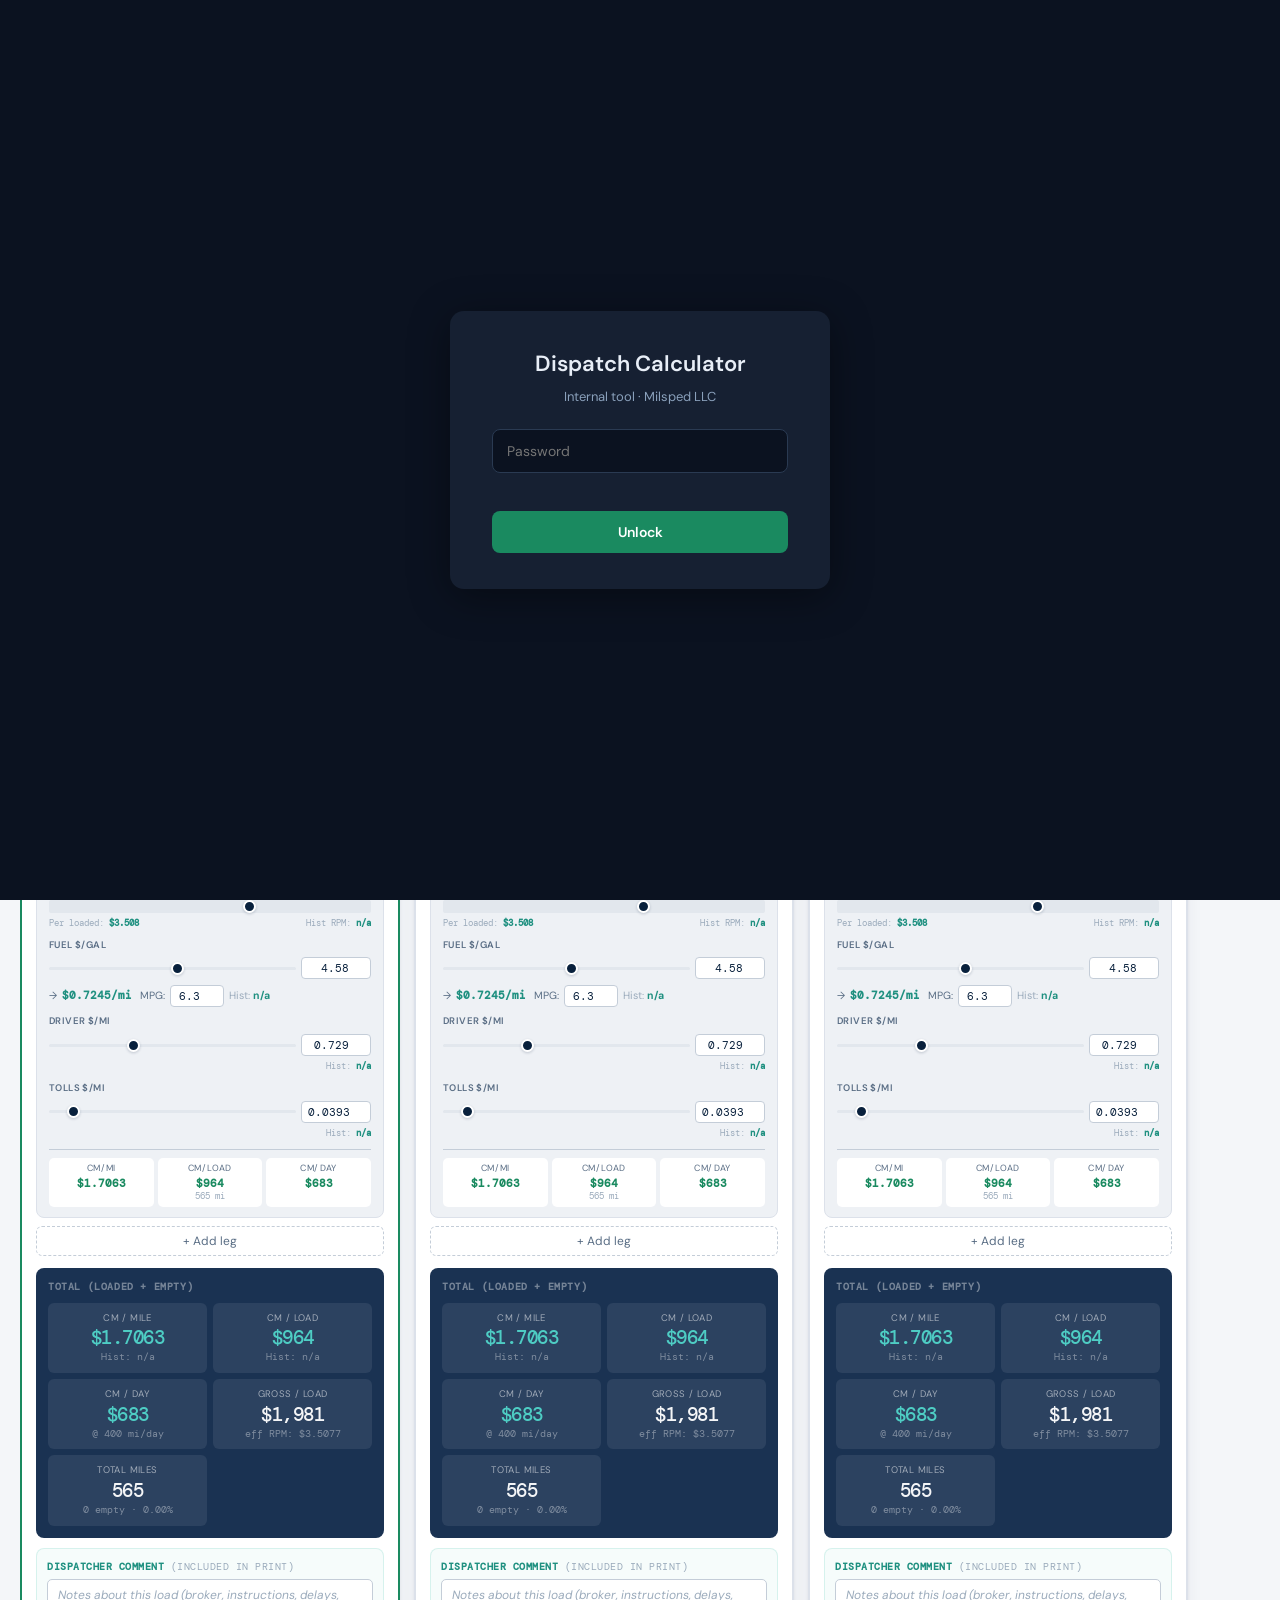
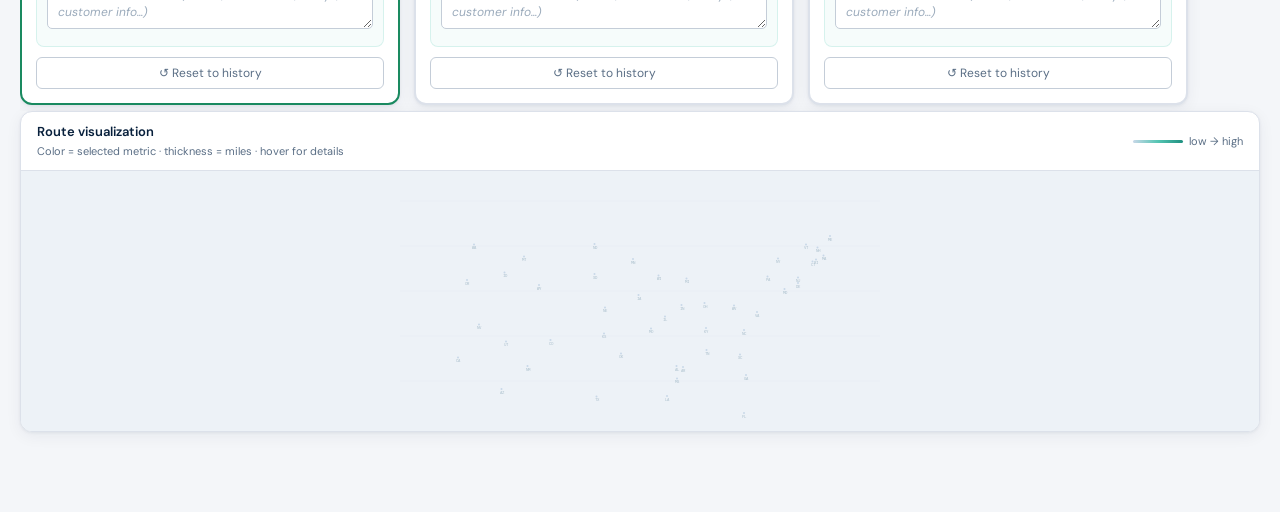
<file: index.html>
<!DOCTYPE html>
<html lang="en">
<head>
<meta charset="UTF-8">
<title>Milsped Dispatch Calculator</title>
<meta http-equiv="refresh" content="0; url=dispatch_calculator.html">
<link rel="canonical" href="dispatch_calculator.html">
<script>window.location.replace("dispatch_calculator.html");</script>
<style>
body{font-family:system-ui,sans-serif;background:#f4f6f9;color:#08203c;display:flex;align-items:center;justify-content:center;min-height:100vh;margin:0;text-align:center}
.box{padding:32px;background:#fff;border-radius:12px;box-shadow:0 4px 24px rgba(8,32,60,.08);max-width:400px}
a{color:#1f9080;text-decoration:none;font-weight:600}
a:hover{text-decoration:underline}
</style>
</head>
<body>
<div class="box">
  <h1 style="margin:0 0 12px">Milsped Dispatch Calculator</h1>
  <p style="color:#5a6e85;margin:0 0 16px">Redirecting…</p>
  <p style="font-size:13px;color:#5a6e85">
    If not redirected, click here:<br>
    <a href="dispatch_calculator.html">→ Open Calculator</a>
  </p>
  <p style="font-size:12px;color:#5a6e85;margin-top:14px">
    <a href="fuel_dashboard.html" style="color:#5a6e85">Fuel Dashboard</a>
  </p>
</div>
</body>
</html>
</file>
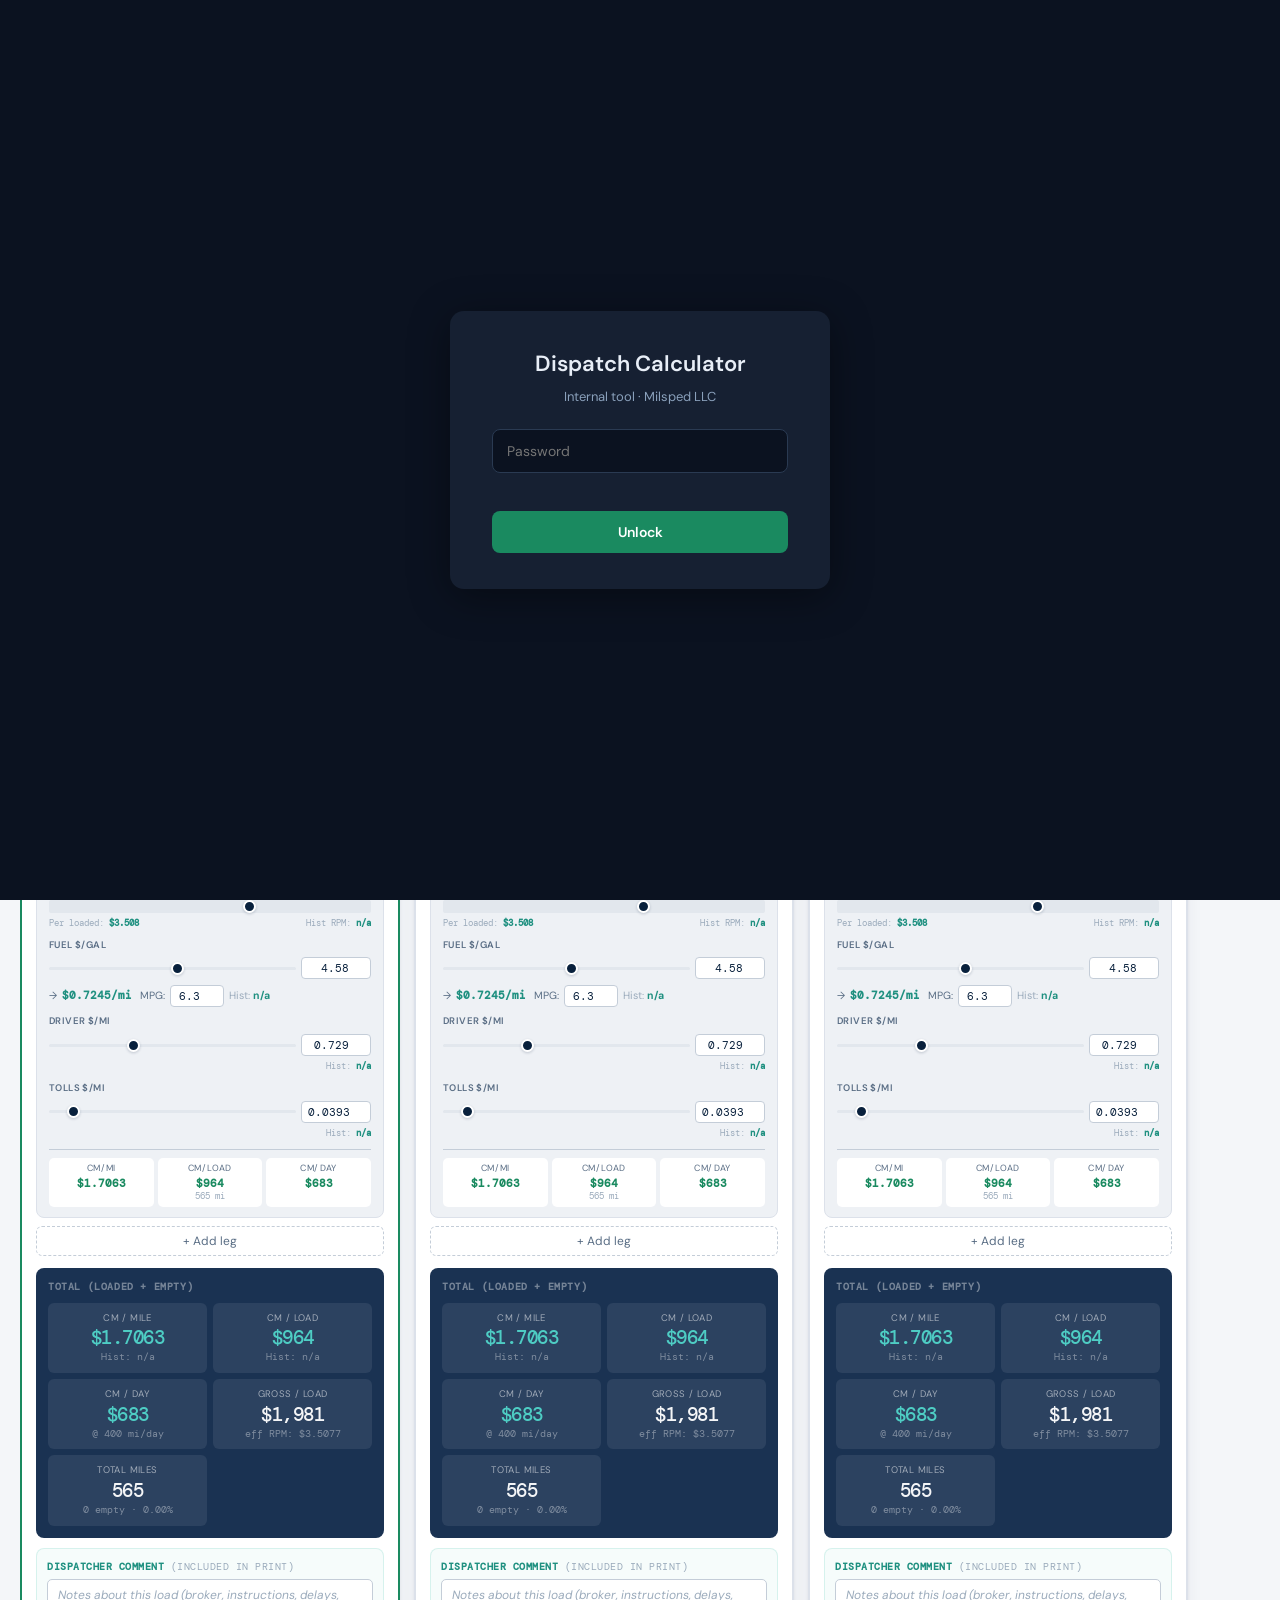
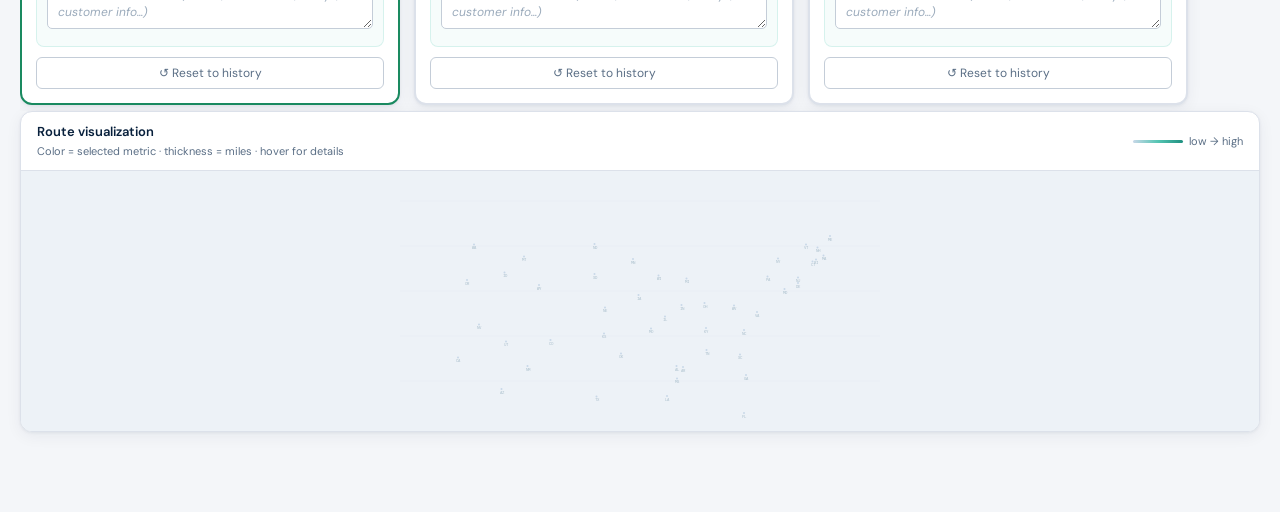
<file: dispatch_calculator.html>
<!DOCTYPE html>
<html lang="en">
<head>
<meta charset="UTF-8">
<meta http-equiv="Cache-Control" content="no-cache, no-store, must-revalidate">
<meta name="viewport" content="width=device-width,initial-scale=1.0">
<title>Dispatch Calculator</title>
<link href="https://fonts.googleapis.com/css2?family=DM+Sans:wght@300;400;500;600&family=DM+Mono:wght@400;500&display=swap" rel="stylesheet">
<link rel="stylesheet" href="css/styles.css">
<script>
// Password gate - runs before any other script. Blocks rendering until correct
// password is entered. SessionStorage remembers the unlock for this tab session.
(function(){
  var PASSWORD = "M2026";
  var SESSION_KEY = "dispatch_unlocked";
  if (sessionStorage.getItem(SESSION_KEY) === "yes") return;
  // Hide content until unlocked; gate overlay added on DOMContentLoaded.
  document.documentElement.style.visibility = "hidden";
  document.addEventListener("DOMContentLoaded", function(){
    if (sessionStorage.getItem(SESSION_KEY) === "yes") {
      document.documentElement.style.visibility = "visible";
      return;
    }
    var gate = document.createElement("div");
    gate.style.cssText = "position:fixed;inset:0;background:#0b1220;color:#e8eef7;z-index:99999;display:flex;flex-direction:column;align-items:center;justify-content:center;font-family:'DM Sans',system-ui,sans-serif;visibility:visible";
    gate.innerHTML =
      "<div style='background:#162032;padding:36px 42px;border-radius:14px;box-shadow:0 8px 40px rgba(0,0,0,.4);max-width:380px;width:90%;text-align:center'>" +
        "<div style='font-size:22px;font-weight:600;margin-bottom:6px'>Dispatch Calculator</div>" +
        "<div style='font-size:13px;color:#8aa0bb;margin-bottom:22px'>Internal tool &middot; Milsped LLC</div>" +
        "<input id='pwd-input' type='password' placeholder='Password' autocomplete='off' style='width:100%;padding:12px 14px;border:1px solid #2a3a52;background:#0b1220;color:#e8eef7;border-radius:8px;font-size:14px;font-family:inherit;outline:none;box-sizing:border-box'>" +
        "<div id='pwd-err' style='color:#f87171;font-size:12px;height:16px;margin-top:8px;visibility:hidden'>Wrong password</div>" +
        "<button id='pwd-btn' style='width:100%;margin-top:14px;padding:12px;border:none;border-radius:8px;background:#1a8a60;color:#fff;font-size:14px;font-weight:600;cursor:pointer;font-family:inherit'>Unlock</button>" +
      "</div>";
    document.body.appendChild(gate);
    document.documentElement.style.visibility = "visible";
    var inp = document.getElementById("pwd-input");
    var btn = document.getElementById("pwd-btn");
    var err = document.getElementById("pwd-err");
    function tryUnlock(){
      if (inp.value === PASSWORD) {
        sessionStorage.setItem(SESSION_KEY, "yes");
        gate.remove();
      } else {
        err.style.visibility = "visible";
        inp.select();
      }
    }
    btn.addEventListener("click", tryUnlock);
    inp.addEventListener("keydown", function(e){ if (e.key === "Enter") tryUnlock(); });
    setTimeout(function(){ inp.focus(); }, 50);
  });
})();
</script>
</head>
<body>

<!-- ── Loading overlay ─────────────────────────────────────────────── -->
<div class="loading-overlay" id="loading-overlay">
  <div class="loading-spinner"></div>
  <div class="loading-text" id="loading-text">Loading…</div>
</div>

<div class="wrap">

  <!-- ── Header ────────────────────────────────────────────────────── -->
  <header style="margin-bottom:14px;display:flex;align-items:center;justify-content:space-between;flex-wrap:wrap;gap:12px">
    <div>
      <h1>Dispatch Calculator</h1>
    </div>
    <div style="display:flex;gap:8px;align-items:center">
      <div class="badge-g">CD drivers</div>
      <div class="badge" id="period-badge"></div>
      <a href="fuel_dashboard.html" class="btn-icon" target="_blank" style="text-decoration:none">⛽ Fuel Dashboard</a>
    </div>
  </header>

  <!-- ── Top control bar: period + dispatcher + print ───────────────── -->
  <div class="top-bar">
    <div class="top-bar-left">
      <div class="period-group">
        <span class="period-lbl">Period</span>
        <div class="period-toggle" id="period-toggle">
          <button data-period="30">30d</button>
          <button data-period="60" class="on">60d</button>
          <button data-period="90">90d</button>
          <button data-period="180">180d</button>
          <button data-period="365">365d</button>
          <button data-period="all">All</button>
        </div>
        <span class="period-info" id="period-info"></span>
      </div>
      <div style="display:flex;align-items:center;gap:6px">
        <span class="period-lbl">Dispatcher<span style="color:var(--rd)">*</span></span>
        <input type="text" id="dispatcher-name" placeholder="required for print" required style="padding:5px 9px;border:1px solid var(--bd2);border-radius:5px;font-size:12px;width:140px;outline:none">
      </div>
      <div style="display:flex;align-items:center;gap:6px">
        <span class="period-lbl">Truck #<span style="color:var(--rd)">*</span></span>
        <input type="text" id="truck-number" placeholder="required for print" required style="padding:5px 9px;border:1px solid var(--bd2);border-radius:5px;font-size:12px;width:90px;outline:none">
      </div>
    </div>
    <div class="top-bar-right print-controls">
      <span class="trace-count" id="trace-count">Trace: <b>0</b></span>
      <button class="btn-icon" id="btn-export-log" title="Export trace as JSON">
        <svg viewBox="0 0 24 24" fill="none" stroke="currentColor" stroke-width="2"><path d="M12 3v12m0 0l-4-4m4 4l4-4M5 21h14"/></svg> Export
      </button>
      <button class="btn-icon" id="btn-clear-log" title="Clear trace log">
        <svg viewBox="0 0 24 24" fill="none" stroke="currentColor" stroke-width="2"><path d="M3 6h18m-2 0v14a2 2 0 01-2 2H7a2 2 0 01-2-2V6m3 0V4a2 2 0 012-2h4a2 2 0 012 2v2"/></svg>
      </button>
      <button class="btn-icon primary" id="btn-print" title="Save HTML report and open print dialog">
        <svg viewBox="0 0 24 24" fill="none" stroke="currentColor" stroke-width="2"><path d="M6 9V2h12v7M6 18H4a2 2 0 01-2-2v-5a2 2 0 012-2h16a2 2 0 012 2v5a2 2 0 01-2 2h-2M6 14h12v8H6z"/></svg> Print
      </button>
    </div>
  </div>

  <!-- ── Fleet ref ──────────────────────────────────────────────────── -->
  <div class="fleet-ref">
    <div class="fleet-ref-title">Fleet averages — reference values (CD drivers, selected period)</div>
    <div class="fleet-row" id="fleet-row"></div>
  </div>

  <!-- ── Ranking ────────────────────────────────────────────────────── -->
  <div class="rank-header">
    <div class="rank-header-lbl">Load comparison</div>
    <div style="display:flex;align-items:center;gap:6px">
      <span style="font-size:11px;color:var(--mu)">Rank by:</span>
      <div class="rank-toggle">
        <button id="rb-cm_pt"            onclick="CalcUI.setMetric('cm_pt')">CM/load</button>
        <button id="rb-cm_day" class="on" onclick="CalcUI.setMetric('cm_day')">CM/day</button>
        <button id="rb-cm_pm"             onclick="CalcUI.setMetric('cm_pm')">CM/mi</button>
      </div>
    </div>
  </div>
  <div class="rank-strip" id="rank-strip"></div>

  <!-- ── Calc grid ──────────────────────────────────────────────────── -->
  <div class="calc-section-lbl">Load calculators</div>
  <div class="calc-grid" id="calc-grid">
    <button class="add-calc-btn" onclick="CalcUI.addCalc()" title="Add load">＋</button>
  </div>

  <!-- ── Map ────────────────────────────────────────────────────────── -->
  <div class="map-card">
    <div class="map-hdr">
      <div>
        <div class="map-hdr-l">Route visualization</div>
        <div class="map-hdr-sub">Color = selected metric · thickness = miles · hover for details</div>
      </div>
      <div style="display:flex;align-items:center;gap:6px;font-size:11px;color:var(--mu)">
        <div style="width:50px;height:3px;background:linear-gradient(90deg,#c8d8e8,#55c5b3,#1f9080);border-radius:2px"></div>
        low → high
      </div>
    </div>
    <svg id="calc-map" viewBox="0 0 960 520" style="height:260px"></svg>
  </div>

</div>

<!-- Skripte — ucitavaju se redom -->
<!-- Inline data bundle - omogucava otvaranje bez Pythona/HTTP servera.
     Ako bundle.js ne postoji, app.js ce fallback-ovati na fetch(). -->
<!-- Cache-bust: hourly version bumps force browser to re-download bundle.js each hour.
     Real deploys still rely on Pages CDN refresh (usually within 60s after push). -->
<script>
(function(){
  var d = new Date();
  var v = d.getUTCFullYear() + String(d.getUTCMonth()+1).padStart(2,'0') + String(d.getUTCDate()).padStart(2,'0') + String(d.getUTCHours()).padStart(2,'0');
  var s = document.createElement('script');
  s.src = 'data/bundle.js?v=' + v;
  // Dinamicki ubaceni <script> je ASINHRON po defaultu, pa app.js krene pre
  // nego sto se 5 MB bundle.js ucita -> window.__BUNDLE__ jos ne postoji ->
  // app.js pogresno ide na fetch() fallback (uzrok "Failed to fetch").
  // Zato izlazemo Promise koji app.js ceka pre nego sto odluci bundle vs fetch.
  window.__BUNDLE_READY__ = new Promise(function(resolve){
    s.onload  = function(){ resolve(true); };
    s.onerror = function(){ console.log('bundle.js not found - using fetch fallback'); resolve(false); };
  });
  document.currentScript.parentNode.insertBefore(s, document.currentScript);
})();
</script>

<script src="js/zip-distance.js"></script>
<script src="js/calc-core.js"></script>
<script src="js/fuel-recommender.js"></script>
<script src="js/lane-recommender.js"></script>
<script src="js/print-trace.js"></script>
<script src="js/calc-ui.js"></script>
<script src="js/calc-ui-card.js"></script>
<script src="js/breakdown.js"></script>
<!-- Load-level lane data as a <script> bundle (works over file:// too).
     If missing, app.js falls back to fetch("data/calc_data.json"). -->
<script src="data/calc_data.js"></script>
<script src="js/app.js"></script>

</body>
</html>
</file>
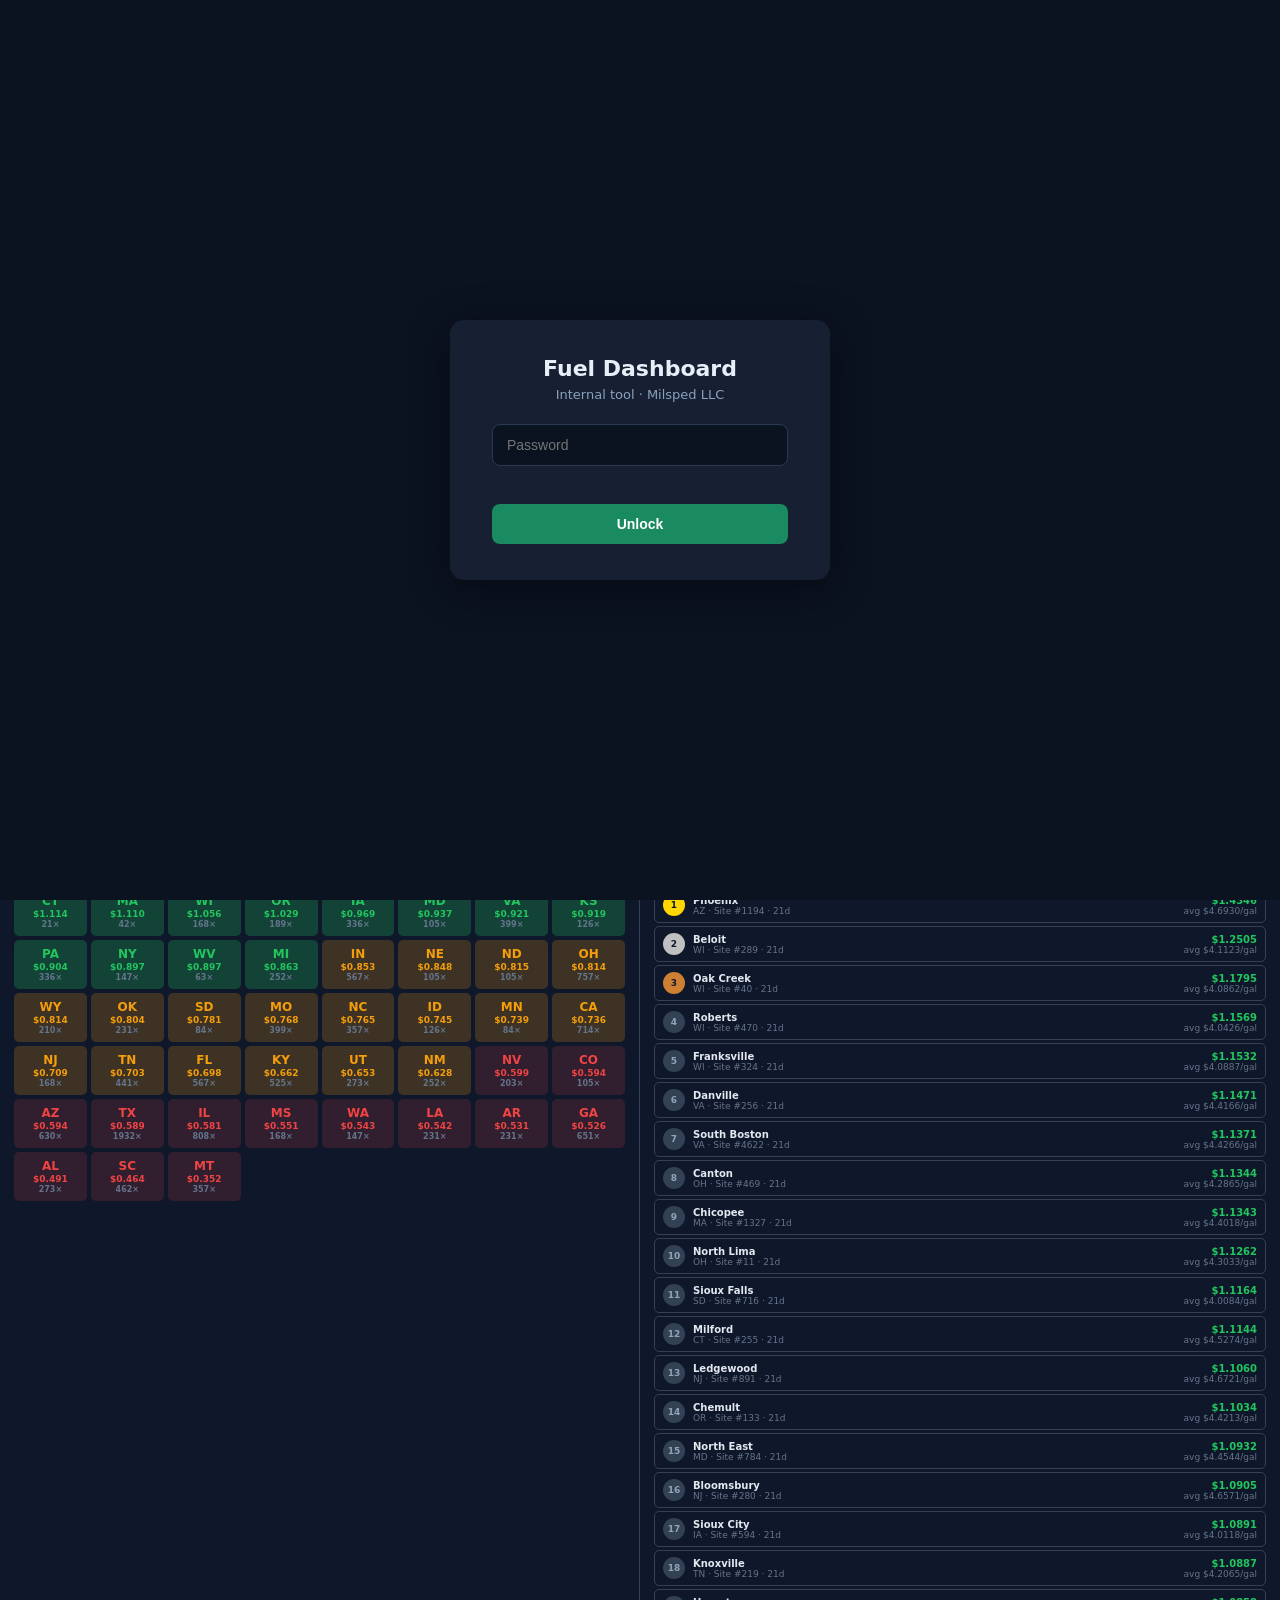
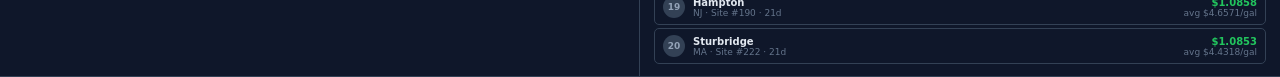
<file: fuel_dashboard.html>
<!DOCTYPE html>
<html lang="sr">
<head>
<meta charset="UTF-8">
<meta http-equiv="Cache-Control" content="no-cache, no-store, must-revalidate">
<meta name="viewport" content="width=device-width,initial-scale=1.0">
<title>Fuel Dashboard — Milsped LLC</title>
<script>
// Password gate (same as dispatch_calculator.html) - shares sessionStorage so
// once unlocked in this browser tab, both pages stay unlocked.
(function(){
  var PASSWORD = "M2026";
  var SESSION_KEY = "dispatch_unlocked";
  if (sessionStorage.getItem(SESSION_KEY) === "yes") return;
  document.documentElement.style.visibility = "hidden";
  document.addEventListener("DOMContentLoaded", function(){
    if (sessionStorage.getItem(SESSION_KEY) === "yes") {
      document.documentElement.style.visibility = "visible";
      return;
    }
    var gate = document.createElement("div");
    gate.style.cssText = "position:fixed;inset:0;background:#0b1220;color:#e8eef7;z-index:99999;display:flex;flex-direction:column;align-items:center;justify-content:center;font-family:system-ui,sans-serif;visibility:visible";
    gate.innerHTML =
      "<div style='background:#162032;padding:36px 42px;border-radius:14px;box-shadow:0 8px 40px rgba(0,0,0,.4);max-width:380px;width:90%;text-align:center'>" +
        "<div style='font-size:22px;font-weight:600;margin-bottom:6px'>Fuel Dashboard</div>" +
        "<div style='font-size:13px;color:#8aa0bb;margin-bottom:22px'>Internal tool &middot; Milsped LLC</div>" +
        "<input id='pwd-input' type='password' placeholder='Password' autocomplete='off' style='width:100%;padding:12px 14px;border:1px solid #2a3a52;background:#0b1220;color:#e8eef7;border-radius:8px;font-size:14px;outline:none;box-sizing:border-box'>" +
        "<div id='pwd-err' style='color:#f87171;font-size:12px;height:16px;margin-top:8px;visibility:hidden'>Wrong password</div>" +
        "<button id='pwd-btn' style='width:100%;margin-top:14px;padding:12px;border:none;border-radius:8px;background:#1a8a60;color:#fff;font-size:14px;font-weight:600;cursor:pointer'>Unlock</button>" +
      "</div>";
    document.body.appendChild(gate);
    document.documentElement.style.visibility = "visible";
    var inp = document.getElementById("pwd-input");
    var btn = document.getElementById("pwd-btn");
    var err = document.getElementById("pwd-err");
    function tryUnlock(){
      if (inp.value === PASSWORD) {
        sessionStorage.setItem(SESSION_KEY, "yes");
        gate.remove();
      } else {
        err.style.visibility = "visible";
        inp.select();
      }
    }
    btn.addEventListener("click", tryUnlock);
    inp.addEventListener("keydown", function(e){ if (e.key === "Enter") tryUnlock(); });
    setTimeout(function(){ inp.focus(); }, 50);
  });
})();
</script>
<style>
*{box-sizing:border-box;margin:0;padding:0}
body{font-family:'Segoe UI',system-ui,sans-serif;background:#0f172a;color:#e2e8f0;min-height:100vh;display:flex;flex-direction:column}
.hdr{background:linear-gradient(135deg,#1e3a8a,#1e40af 60%,#1d4ed8);padding:10px 20px;display:flex;align-items:center;justify-content:space-between;border-bottom:2px solid #3b82f6}
.hdr h1{font-size:18px;font-weight:800}.hdr h1 span{color:#93c5fd}
.hdr a{color:#bfdbfe;text-decoration:none;font-size:12px;padding:4px 10px;border:1px solid rgba(255,255,255,.25);border-radius:6px;transition:background .15s}
.hdr a:hover{background:rgba(255,255,255,.1)}
.hdr-meta{font-size:11px;color:#93c5fd;text-align:right;line-height:1.6}
.top{padding:10px 20px;background:#1e293b;border-bottom:1px solid #334155;display:flex;align-items:center;gap:10px;flex-wrap:wrap}
.top-lbl{font-size:10px;font-weight:700;text-transform:uppercase;letter-spacing:1px;color:#64748b;white-space:nowrap}
.date-btn{padding:5px 12px;border-radius:6px;border:1px solid #334155;background:#0f172a;color:#94a3b8;font-size:11px;font-weight:600;cursor:pointer;transition:all .15s;white-space:nowrap}
.date-btn:hover{border-color:#3b82f6;color:#93c5fd}
.date-btn.active{background:rgba(59,130,246,.2);border-color:#3b82f6;color:#93c5fd}
.date-sep{color:#334155;font-size:14px;padding:0 4px}
.kpi-strip{display:grid;grid-template-columns:repeat(8,1fr);gap:6px;padding:10px 20px;background:#1e293b;border-bottom:1px solid #334155}
.kpi{background:#0f172a;border:1px solid #334155;border-radius:7px;padding:7px 9px}
.kpi-lbl{font-size:8px;text-transform:uppercase;letter-spacing:.7px;color:#64748b;font-weight:600;margin-bottom:2px}
.kpi-val{font-size:15px;font-weight:800}
.kpi-val.green{color:#22c55e}.kpi-val.amber{color:#f59e0b}.kpi-val.blue{color:#3b82f6}.kpi-val.red{color:#ef4444}
.kpi-sub{font-size:8px;color:#64748b;margin-top:1px}
.content{display:grid;grid-template-columns:1fr 1fr;gap:0;flex:1;overflow:hidden}
.panel{border-right:1px solid #334155;border-bottom:1px solid #334155;display:flex;flex-direction:column;overflow:hidden}
.panel:nth-child(even){border-right:none}
.panel-hdr{padding:10px 14px;background:#1e293b;border-bottom:1px solid #334155;font-size:10px;font-weight:700;text-transform:uppercase;letter-spacing:1px;color:#64748b;display:flex;align-items:center;justify-content:space-between}
.panel-body{flex:1;overflow:auto;padding:12px 14px}
.panel-body::-webkit-scrollbar{width:3px}.panel-body::-webkit-scrollbar-thumb{background:#334155;border-radius:3px}
.trend-wrap{position:relative;height:200px;overflow:hidden}
.trend-svg{width:100%;height:100%}
.day-list{display:flex;flex-direction:column;gap:4px}
.day-row{display:flex;align-items:center;gap:8px;padding:6px 8px;background:#0f172a;border:1px solid #334155;border-radius:6px;font-size:10px;cursor:default;transition:all .15s}
.day-row:hover{border-color:#3b82f6}
.day-date{font-weight:700;min-width:80px;color:#93c5fd}
.day-sav{font-weight:800;min-width:60px;text-align:right}
.day-bar-wrap{flex:1;height:10px;background:#1a2234;border-radius:3px;overflow:hidden}
.day-bar{height:100%;border-radius:3px;transition:width .3s}
.day-n{font-size:9px;color:#64748b;min-width:35px;text-align:right}
.state-heat{display:grid;grid-template-columns:repeat(auto-fill,minmax(72px,1fr));gap:4px}
.state-cell{padding:6px 4px;border-radius:5px;text-align:center;font-size:9px;font-weight:700;cursor:default;transition:all .15s;border:1px solid transparent}
.state-cell:hover{border-color:#3b82f6}
.state-name{font-size:12px;font-weight:800;display:block;margin-bottom:1px}
.rank-list{display:flex;flex-direction:column;gap:3px}
.rank-item{display:flex;align-items:center;gap:8px;padding:6px 8px;background:#0f172a;border:1px solid #334155;border-radius:5px;font-size:10px}
.rank-pos{width:22px;height:22px;border-radius:50%;display:flex;align-items:center;justify-content:center;font-size:9px;font-weight:800;flex-shrink:0;background:#334155;color:#94a3b8}
.rank-pos.gold{background:#ffd700;color:#0f172a}
.rank-pos.silver{background:#c0c0c0;color:#0f172a}
.rank-pos.bronze{background:#cd7f32;color:#0f172a}
.rank-name{flex:1;min-width:0}
.rank-state{color:#64748b;font-size:9px}
.rank-val{font-weight:800;color:#22c55e;text-align:right}
.rank-cnt{font-size:9px;color:#64748b;text-align:right}
.no-data{color:#475569;font-size:11px;text-align:center;padding:30px;line-height:1.7}
.loading{position:fixed;inset:0;display:flex;align-items:center;justify-content:center;flex-direction:column;gap:12px;background:#0f172a;z-index:9999;transition:opacity .25s}
.loading.hide{opacity:0;pointer-events:none}
.spinner{width:32px;height:32px;border:3px solid #334155;border-top-color:#3b82f6;border-radius:50%;animation:spin .9s linear infinite}
@keyframes spin{to{transform:rotate(360deg)}}
.loading-text{color:#93c5fd;font-size:12px}
.tier-strip{display:flex;gap:6px;padding:8px 20px;background:#1e293b;border-bottom:1px solid #334155;font-size:10px}
.tier-pill{padding:3px 9px;border-radius:20px;font-weight:700}
.tier-pill.high{background:rgba(34,197,94,.15);color:#22c55e;border:1px solid rgba(34,197,94,.3)}
.tier-pill.mid{background:rgba(245,158,11,.15);color:#f59e0b;border:1px solid rgba(245,158,11,.3)}
.tier-pill.low{background:rgba(239,68,68,.15);color:#ef4444;border:1px solid rgba(239,68,68,.3)}
</style>
</head>
<body>

<div class="loading" id="loading">
  <div class="spinner"></div>
  <div class="loading-text" id="loading-text">Učitavam fuel snapshot...</div>
</div>

<div class="hdr">
  <h1>⛽ <span>Milsped Freight</span> — Fuel History Dashboard</h1>
  <div style="display:flex;align-items:center;gap:14px">
    <div class="hdr-meta">
      <div>Account 760731 · CD vozači</div>
      <div id="date-range-label">—</div>
    </div>
    <a href="dispatch_calculator.html">← Kalkulator</a>
  </div>
</div>

<div class="top">
  <span class="top-lbl">Period:</span>
  <button class="date-btn" data-p="7" onclick="setPeriod(7)">7 dana</button>
  <button class="date-btn" data-p="14" onclick="setPeriod(14)">14 dana</button>
  <button class="date-btn" data-p="30" onclick="setPeriod(30)">30 dana</button>
  <button class="date-btn active" data-p="0" onclick="setPeriod(0)">Sve dostupno</button>
  <div class="date-sep">|</div>
  <span class="top-lbl">Tier (po uštedi):</span>
  <span class="tier-pill high">≥ $1.20</span>
  <span class="tier-pill mid">$0.90–$1.19</span>
  <span class="tier-pill low">&lt; $0.90</span>
  <div style="margin-left:auto;font-size:10px;color:#64748b" id="footer-info"></div>
</div>

<div class="kpi-strip">
  <div class="kpi"><div class="kpi-lbl">Dana podataka</div><div class="kpi-val blue" id="h-days">—</div><div class="kpi-sub">u periodu</div></div>
  <div class="kpi"><div class="kpi-lbl">Ukupno obs.</div><div class="kpi-val" id="h-obs">—</div><div class="kpi-sub">stanica×dan</div></div>
  <div class="kpi"><div class="kpi-lbl">Avg cena</div><div class="kpi-val amber" id="h-avg-price">—</div><div class="kpi-sub">$/gal</div></div>
  <div class="kpi"><div class="kpi-lbl">Avg uštedina</div><div class="kpi-val green" id="h-avg-sav">—</div><div class="kpi-sub">$/gal</div></div>
  <div class="kpi"><div class="kpi-lbl">Min cena</div><div class="kpi-val green" id="h-min">—</div><div class="kpi-sub">zabilježena</div></div>
  <div class="kpi"><div class="kpi-lbl">Max cena</div><div class="kpi-val red" id="h-max">—</div><div class="kpi-sub">zabilježena</div></div>
  <div class="kpi"><div class="kpi-lbl">Trend</div><div class="kpi-val" id="h-trend">—</div><div class="kpi-sub">recent vs prev</div></div>
  <div class="kpi"><div class="kpi-lbl">Pokrivene države</div><div class="kpi-val blue" id="h-states">—</div><div class="kpi-sub">u periodu</div></div>
</div>

<div class="content">
  <div class="panel">
    <div class="panel-hdr">
      <span>📈 Trend avg cene po galonu</span>
      <span style="font-size:9px;color:#475569;text-transform:none;font-weight:400">Milsped (Your Price) vs Retail</span>
    </div>
    <div class="panel-body">
      <div class="trend-wrap"><svg class="trend-svg" id="trend-svg"></svg></div>
      <div style="font-size:10px;color:#64748b;margin-top:10px;line-height:1.6">
        <span style="color:#f59e0b">━</span> Milsped Your Price &nbsp;·&nbsp;
        <span style="color:#475569">- - -</span> Retail (avg)
      </div>
    </div>
  </div>

  <div class="panel">
    <div class="panel-hdr">
      <span>📅 Dnevni pregled</span>
      <span id="day-count-label" style="font-size:9px;color:#475569;text-transform:none;font-weight:400"></span>
    </div>
    <div class="panel-body">
      <div class="day-list" id="day-list"></div>
    </div>
  </div>

  <div class="panel">
    <div class="panel-hdr">
      <span>🗺️ Avg uštedina po državi</span>
      <span style="font-size:9px;color:#475569;text-transform:none;font-weight:400">u izabranom periodu</span>
    </div>
    <div class="panel-body">
      <div class="state-heat" id="state-heat"></div>
    </div>
  </div>

  <div class="panel">
    <div class="panel-hdr">
      <span>🏆 Top 20 stanica (avg uštedina)</span>
    </div>
    <div class="panel-body">
      <div class="rank-list" id="rank-list"></div>
    </div>
  </div>
</div>

<!-- Inline data bundle - opens without Python/HTTP server. -->
<script src="data/bundle.js" onerror="console.log('bundle.js not found - using fetch fallback')"></script>

<script>
"use strict";
let DATA = null;
let activePeriod = 0;  // 0 = all

(async function init() {
  const setText = s => { const e = document.getElementById("loading-text"); if (e) e.textContent = s; };
  try {
    if (window.__BUNDLE__ && window.__BUNDLE__.fuel_prices) {
      setText("Loading bundled fuel data...");
      DATA = window.__BUNDLE__.fuel_prices;
    } else {
      setText("Loading fuel_prices.json...");
      const res = await fetch("data/fuel_prices.json", { cache: "no-store" });
      if (!res.ok) throw new Error("HTTP " + res.status);
      DATA = await res.json();
    }
    if (!DATA || !DATA.history_stations) {
      throw new Error("fuel_prices.json missing or in old format. Run `python etl/ingest_fuel.py` to regenerate.");
    }
    setText("Rendering...");
    render();
    setTimeout(() => document.getElementById("loading").classList.add("hide"), 200);
  } catch (e) {
    setText("Greška: " + e.message);
  }
})();

function setPeriod(n) {
  activePeriod = n;
  document.querySelectorAll(".date-btn").forEach(b => b.classList.toggle("active", parseInt(b.dataset.p) === n));
  render();
}

function getFilteredDays() {
  const dates = DATA.history_dates;
  if (!dates || !dates.length) return [];
  if (activePeriod === 0) return dates.slice();
  return dates.slice(-activePeriod);
}

function render() {
  const days = getFilteredDays();
  if (!days.length) return;

  const allStations = days.flatMap(d => DATA.history_stations[d] || []);
  const n = allStations.length;

  const validPrices = allStations.filter(s => typeof s.your_price === "number" && s.your_price > 0);
  const validSav = allStations.filter(s => typeof s.savings === "number");
  const avgP = validPrices.length ? validPrices.reduce((a,b) => a + b.your_price, 0) / validPrices.length : 0;
  const avgS = validSav.length ? validSav.reduce((a,b) => a + b.savings, 0) / validSav.length : 0;
  const minP = validPrices.length ? Math.min(...validPrices.map(s => s.your_price)) : 0;
  const maxP = validPrices.length ? Math.max(...validPrices.map(s => s.your_price)) : 0;
  const states = new Set(allStations.map(s => s.state)).size;

  document.getElementById("h-days").textContent = days.length;
  document.getElementById("h-obs").textContent = n.toLocaleString();
  document.getElementById("h-avg-price").textContent = avgP ? "$" + avgP.toFixed(4) : "—";
  document.getElementById("h-avg-sav").textContent = avgS ? "$" + avgS.toFixed(4) : "—";
  document.getElementById("h-min").textContent = minP ? "$" + minP.toFixed(4) : "—";
  document.getElementById("h-max").textContent = maxP ? "$" + maxP.toFixed(4) : "—";
  document.getElementById("h-states").textContent = states;

  // Trend (recent half vs prev half)
  const half = Math.max(1, Math.floor(days.length / 2));
  if (days.length >= 2) {
    const recent = days.slice(-half).flatMap(d => DATA.history_stations[d] || []);
    const prev = days.slice(0, -half).flatMap(d => DATA.history_stations[d] || []);
    if (recent.length && prev.length) {
      const rAvg = recent.reduce((a,b) => a + (b.your_price||0), 0) / recent.length;
      const pAvg = prev.reduce((a,b) => a + (b.your_price||0), 0) / prev.length;
      const diff = rAvg - pAvg;
      const el = document.getElementById("h-trend");
      el.textContent = (diff >= 0 ? "▲" : "▼") + " $" + Math.abs(diff).toFixed(4);
      el.style.color = diff <= 0 ? "#22c55e" : "#ef4444";
    } else {
      document.getElementById("h-trend").textContent = "—";
    }
  } else {
    document.getElementById("h-trend").textContent = "n/a";
  }

  document.getElementById("date-range-label").textContent = days[0] + " → " + days[days.length-1];
  document.getElementById("day-count-label").textContent = days.length + " dana prikazano";
  document.getElementById("footer-info").textContent = "Snapshot: " + DATA.latest_date + " · " + DATA.n_stations + " stanica u poslednjem";

  renderTrend(days);
  renderDayList(days);
  renderStateHeat(allStations);
  renderTopStations(days);
}

function renderTrend(days) {
  const svg = document.getElementById("trend-svg");
  svg.innerHTML = "";
  if (!days.length) return;

  const data = days.map(d => {
    const stations = DATA.history_stations[d] || [];
    const valid = stations.filter(s => typeof s.your_price === "number");
    const validR = stations.filter(s => typeof s.retail === "number" && s.retail > 0);
    return {
      date: d,
      avgP: valid.length ? valid.reduce((a,b) => a + b.your_price, 0) / valid.length : 0,
      avgR: validR.length ? validR.reduce((a,b) => a + b.retail, 0) / validR.length : 0,
    };
  }).filter(x => x.avgP > 0);

  if (!data.length) return;

  const W = 900, H = 200, pad = { top: 14, right: 28, bottom: 36, left: 60 };
  const allVals = data.flatMap(x => [x.avgP, x.avgR]).filter(v => v > 0);
  const minV = Math.min(...allVals) * 0.998;
  const maxV = Math.max(...allVals) * 1.002;

  const xAt = i => pad.left + (data.length > 1 ? (i / (data.length - 1)) * (W - pad.left - pad.right) : 0);
  const yScale = v => H - pad.bottom - ((v - minV) / Math.max(0.001, maxV - minV)) * (H - pad.top - pad.bottom);

  const ns = "http://www.w3.org/2000/svg";
  svg.setAttribute("viewBox", "0 0 " + W + " " + H);
  svg.setAttribute("preserveAspectRatio", "none");

  // grid + Y labels
  for (const t of [0, 0.25, 0.5, 0.75, 1]) {
    const v = minV + t * (maxV - minV);
    const y = yScale(v);
    const line = document.createElementNS(ns, "line");
    line.setAttribute("x1", pad.left); line.setAttribute("y1", y);
    line.setAttribute("x2", W - pad.right); line.setAttribute("y2", y);
    line.setAttribute("stroke", "#1e293b"); line.setAttribute("stroke-width", "1");
    svg.appendChild(line);
    const tx = document.createElementNS(ns, "text");
    tx.setAttribute("x", pad.left - 4); tx.setAttribute("y", y);
    tx.setAttribute("fill", "#64748b"); tx.setAttribute("font-size", "10");
    tx.setAttribute("text-anchor", "end"); tx.setAttribute("dominant-baseline", "central");
    tx.textContent = "$" + v.toFixed(3);
    svg.appendChild(tx);
  }

  // Retail line (dashed gray)
  const retailPts = data.map((d, i) => xAt(i) + "," + yScale(d.avgR > 0 ? d.avgR : d.avgP)).join(" ");
  const retail = document.createElementNS(ns, "polyline");
  retail.setAttribute("points", retailPts);
  retail.setAttribute("fill", "none"); retail.setAttribute("stroke", "#475569");
  retail.setAttribute("stroke-width", "1.5"); retail.setAttribute("stroke-dasharray", "5 5");
  svg.appendChild(retail);

  // Milsped line (orange)
  const milspedPts = data.map((d, i) => xAt(i) + "," + yScale(d.avgP)).join(" ");
  const milsped = document.createElementNS(ns, "polyline");
  milsped.setAttribute("points", milspedPts);
  milsped.setAttribute("fill", "none"); milsped.setAttribute("stroke", "#f59e0b");
  milsped.setAttribute("stroke-width", "2.5"); milsped.setAttribute("stroke-linecap", "round");
  svg.appendChild(milsped);

  // Dots
  data.forEach((d, i) => {
    const c = document.createElementNS(ns, "circle");
    c.setAttribute("cx", xAt(i)); c.setAttribute("cy", yScale(d.avgP));
    c.setAttribute("r", "4"); c.setAttribute("fill", "#f59e0b");
    c.setAttribute("stroke", "#0f172a"); c.setAttribute("stroke-width", "2");
    const title = document.createElementNS(ns, "title");
    title.textContent = d.date + ": $" + d.avgP.toFixed(4) + "/gal (retail $" + d.avgR.toFixed(4) + ")";
    c.appendChild(title);
    svg.appendChild(c);
  });

  // X-axis labels
  data.forEach((d, i) => {
    if (data.length > 10 && i % Math.ceil(data.length / 10) !== 0 && i !== data.length - 1) return;
    const tx = document.createElementNS(ns, "text");
    tx.setAttribute("x", xAt(i)); tx.setAttribute("y", H - 8);
    tx.setAttribute("fill", "#64748b"); tx.setAttribute("font-size", "9");
    tx.setAttribute("text-anchor", "middle");
    tx.textContent = d.date.slice(5);  // MM-DD only
    svg.appendChild(tx);
  });
}

function renderDayList(days) {
  if (!days.length) { document.getElementById("day-list").innerHTML = '<div class="no-data">Nema podataka</div>'; return; }
  const daysData = days.map(d => {
    const st = DATA.history_stations[d] || [];
    const validSav = st.filter(s => typeof s.savings === "number");
    const validP = st.filter(s => typeof s.your_price === "number");
    return {
      date: d,
      avgS: validSav.length ? validSav.reduce((a,b) => a + b.savings, 0) / validSav.length : 0,
      avgP: validP.length ? validP.reduce((a,b) => a + b.your_price, 0) / validP.length : 0,
      n: st.length,
    };
  });
  const maxSav = Math.max(0.001, ...daysData.map(d => d.avgS));
  document.getElementById("day-list").innerHTML = [...daysData].reverse().map(d => {
    const pct = (d.avgS / maxSav * 100).toFixed(1);
    const col = d.avgS >= 1.20 ? "#22c55e" : d.avgS >= 0.90 ? "#f59e0b" : "#ef4444";
    return `<div class="day-row">
      <span class="day-date">${d.date}</span>
      <span style="color:#94a3b8;font-size:9px;min-width:60px">$${d.avgP.toFixed(4)}</span>
      <div class="day-bar-wrap"><div class="day-bar" style="width:${pct}%;background:${col}"></div></div>
      <span class="day-sav" style="color:${col}">$${d.avgS.toFixed(4)}</span>
      <span class="day-n">${d.n}st</span>
    </div>`;
  }).join("");
}

function renderStateHeat(allStations) {
  const stMap = {};
  allStations.forEach(s => {
    if (!stMap[s.state]) stMap[s.state] = [];
    if (typeof s.savings === "number") stMap[s.state].push(s.savings);
  });
  const entries = Object.entries(stMap)
    .map(([st, vals]) => ({ st, avg: vals.length ? vals.reduce((a,b) => a+b, 0)/vals.length : 0, n: vals.length }))
    .filter(e => e.n > 0)
    .sort((a, b) => b.avg - a.avg);

  if (!entries.length) { document.getElementById("state-heat").innerHTML = '<div class="no-data">Nema podataka</div>'; return; }

  const maxA = entries[0].avg, minA = entries[entries.length-1].avg;
  document.getElementById("state-heat").innerHTML = entries.map(e => {
    const t = maxA > minA ? (e.avg - minA) / (maxA - minA) : 0.5;
    let bg, fg;
    if (t > 0.66) { bg = "rgba(34,197,94,.25)"; fg = "#22c55e"; }
    else if (t > 0.33) { bg = "rgba(245,158,11,.2)"; fg = "#f59e0b"; }
    else { bg = "rgba(239,68,68,.15)"; fg = "#ef4444"; }
    return `<div class="state-cell" style="background:${bg};color:${fg}">
      <span class="state-name">${e.st}</span>
      <span>$${e.avg.toFixed(3)}</span>
      <span style="font-size:8px;color:#64748b;display:block;margin-top:1px">${e.n}×</span>
    </div>`;
  }).join("");
}

function renderTopStations(days) {
  const stMap = {};
  days.forEach(d => {
    (DATA.history_stations[d] || []).forEach(s => {
      const key = s.site + "|" + s.city + "|" + s.state;
      if (!stMap[key]) stMap[key] = { city: s.city, state: s.state, site: s.site, vals: [], prices: [] };
      if (typeof s.savings === "number") stMap[key].vals.push(s.savings);
      if (typeof s.your_price === "number") stMap[key].prices.push(s.your_price);
    });
  });
  const minDays = Math.min(2, days.length);
  const ranked = Object.values(stMap)
    .filter(x => x.vals.length >= minDays)
    .map(x => ({
      ...x,
      avgSav: x.vals.reduce((a,b) => a+b, 0) / x.vals.length,
      avgP: x.prices.length ? x.prices.reduce((a,b) => a+b, 0) / x.prices.length : 0,
      d: x.vals.length,
    }))
    .sort((a, b) => b.avgSav - a.avgSav)
    .slice(0, 20);

  if (!ranked.length) { document.getElementById("rank-list").innerHTML = '<div class="no-data">Nema podataka</div>'; return; }

  document.getElementById("rank-list").innerHTML = ranked.map((r, i) => {
    const cls = i === 0 ? "gold" : i === 1 ? "silver" : i === 2 ? "bronze" : "";
    return `<div class="rank-item">
      <div class="rank-pos ${cls}">${i+1}</div>
      <div class="rank-name">
        <div style="font-weight:600">${r.city}</div>
        <div class="rank-state">${r.state} · Site #${r.site} · ${r.d}d</div>
      </div>
      <div>
        <div class="rank-val">$${r.avgSav.toFixed(4)}</div>
        <div class="rank-cnt">avg $${r.avgP.toFixed(4)}/gal</div>
      </div>
    </div>`;
  }).join("");
}
</script>
</body>
</html>
</file>
<file: css/styles.css>
:root{
  --bg:#f4f6f9;--bg2:#fff;--bg3:#eef1f5;--bg4:#e2e7ed;
  --bd:#dce1ea;--bd2:#c4cdd8;--tx:#08203c;--mu:#5a6e85;--mu2:#9aaabb;
  --tl:#55c5b3;--tld:#1f9080;--nv:#08203c;--gd:#1a8a60;--rd:#b83535;
  --rl:12px;--sh:0 1px 3px rgba(8,32,60,.06),0 4px 16px rgba(8,32,60,.06)
}
*{box-sizing:border-box;margin:0;padding:0}
body{background:var(--bg);color:var(--tx);font-family:'DM Sans',sans-serif;font-size:14px;line-height:1.55}
button{font-family:inherit;cursor:pointer}
.wrap{max-width:1600px;margin:0 auto;padding:24px 20px 60px}
h1{font-size:20px;font-weight:600;letter-spacing:-.4px}
h1 em{color:var(--mu);font-style:normal;font-weight:300}
.badge{background:var(--nv);color:#fff;border-radius:8px;padding:4px 11px;font-size:11px;font-family:'DM Mono',monospace}
.badge-g{background:var(--tld);color:#fff;border-radius:8px;padding:4px 11px;font-size:11px;font-family:'DM Mono',monospace}

/* ── FLEET REF ─────────────────────────────────────────────────────── */
.fleet-ref{background:var(--bg2);border:1px solid var(--bd);border-radius:var(--rl);padding:12px 18px;margin-bottom:18px;box-shadow:var(--sh)}
.fleet-ref-title{font-size:10px;font-weight:700;text-transform:uppercase;letter-spacing:.7px;color:var(--mu);font-family:'DM Mono',monospace;margin-bottom:10px}
.fleet-row{display:flex;flex-wrap:wrap;gap:4px 0}
.fi{display:flex;flex-direction:column;padding:0 16px 0 0;min-width:80px}
.fi:first-child{padding-left:0}
.fi-sep{width:1px;background:var(--bd);margin:0 12px 0 0;align-self:stretch;flex-shrink:0}
.fi-lbl{font-size:9.5px;text-transform:uppercase;letter-spacing:.5px;color:var(--mu);margin-bottom:2px}
.fi-val{font-size:13px;font-weight:600;font-family:'DM Mono',monospace}

/* ── RANKING STRIP ─────────────────────────────────────────────────── */
.rank-header{display:flex;align-items:center;justify-content:space-between;margin-bottom:8px;flex-wrap:wrap;gap:8px}
.rank-header-lbl{font-size:10px;font-weight:700;text-transform:uppercase;letter-spacing:.7px;color:var(--mu);font-family:'DM Mono',monospace}
.rank-toggle{display:flex;background:var(--bg3);border:1px solid var(--bd);border-radius:6px;overflow:hidden}
.rank-toggle button{padding:5px 13px;font-size:12px;border:none;background:transparent;color:var(--mu);cursor:pointer;font-family:inherit;border-right:1px solid var(--bd)}
.rank-toggle button:last-child{border-right:none}
.rank-toggle button.on{background:var(--nv);color:#fff}
.rank-strip{display:flex;gap:10px;margin-bottom:20px;overflow-x:auto;padding-bottom:2px}
.rank-card{background:var(--bg2);border:2px solid var(--bd);border-radius:var(--rl);padding:13px 15px;min-width:170px;flex:1;text-align:center;box-shadow:var(--sh);transition:all .2s}
.rank-card.winner{border-color:var(--gd);box-shadow:0 0 0 3px rgba(26,138,96,.1)}
/* Loser/dim styling removed - svi loadovi imaju istu vidljivost. */
.rc-id{font-size:10px;font-weight:700;font-family:'DM Mono',monospace;margin-bottom:5px}
.rc-route{font-size:11px;color:var(--nv);min-height:18px;margin-bottom:3px;line-height:1.3}
.rc-zips{font-size:10px;color:var(--mu);font-family:'DM Mono',monospace;margin-bottom:7px;line-height:1.3;letter-spacing:-.2px}
.rc-main{font-size:26px;font-weight:700;font-family:'DM Mono',monospace;letter-spacing:-1px;line-height:1}
.rc-sub{font-size:10.5px;color:var(--mu);margin-top:4px;font-family:'DM Mono',monospace}
.rc-rank{font-size:10px;font-weight:700;padding:2px 9px;border-radius:10px;margin-top:6px;display:inline-block}
.rk1{background:#edfaf7;color:var(--gd)}.rk2{background:#f0f4ff;color:#3b5bdb}
.rk3{background:#fff3e0;color:#e65100}.rkn{background:var(--bg3);color:var(--mu)}
.rc-bar-bg{height:4px;background:var(--bg4);border-radius:2px;margin-top:8px}
.rc-bar{height:4px;border-radius:2px;transition:width .4s}

/* ── MAP ───────────────────────────────────────────────────────────── */
.map-card{background:var(--bg2);border:1px solid var(--bd);border-radius:var(--rl);overflow:hidden;box-shadow:var(--sh);margin-bottom:20px}
.map-hdr{padding:10px 16px;border-bottom:1px solid var(--bd);display:flex;align-items:center;justify-content:space-between}
.map-hdr-l{font-size:13px;font-weight:600;color:var(--nv)}
.map-hdr-sub{font-size:11px;color:var(--mu);margin-top:1px}
#calc-map{width:100%;display:block;background:#edf2f7}

/* ── CALC GRID ─────────────────────────────────────────────────────── */
.calc-section-lbl{font-size:10px;font-weight:700;text-transform:uppercase;letter-spacing:.7px;color:var(--mu);font-family:'DM Mono',monospace;margin-bottom:10px}
.calc-grid{display:flex;gap:14px;overflow-x:auto;padding-bottom:6px;align-items:flex-start}
.calc-card{background:var(--bg2);border:2px solid var(--bd);border-radius:var(--rl);width:380px;flex-shrink:0;box-shadow:var(--sh);transition:border-color .2s}
.calc-card.winner{border-color:var(--gd)}
/* Loser i Below dim/red highlight uklonjeni - svi loadovi imaju istu boju. */
.below-badge{display:inline-flex;align-items:center;gap:4px;background:#fdf0f0;color:var(--rd);border:1px solid #f5c6c6;border-radius:6px;padding:4px 10px;font-size:11px;font-weight:600;margin-top:7px;font-family:'DM Mono',monospace}
.threshold-line{font-size:10px;color:#c07070;font-family:'DM Mono',monospace;margin-top:3px}
.leg-below{border-color:#e8a0a0!important;background:#fdf8f8!important}
.leg-below-dot{display:inline-block;width:5px;height:5px;border-radius:50%;background:#d08080;margin-left:5px;vertical-align:middle;flex-shrink:0}
.cc-hdr{padding:9px 14px;background:var(--nv);border-radius:10px 10px 0 0;display:flex;align-items:center;justify-content:space-between}
.cc-title{font-size:12px;font-weight:600;color:#fff;font-family:'DM Mono',monospace}
.cc-close{background:transparent;border:none;color:rgba(255,255,255,.5);font-size:18px;line-height:1;cursor:pointer;padding:0 2px;transition:color .15s}
.cc-close:hover{color:#fff}
.cc-body{padding:14px}

/* Per-leg inputs */
.leg-block{background:var(--bg3);border:1px solid var(--bd);border-radius:8px;padding:10px 12px;margin-bottom:8px}
.leg-block-hdr{display:flex;align-items:center;justify-content:space-between;margin-bottom:8px}
.leg-num{font-size:10px;font-weight:700;font-family:'DM Mono',monospace;background:var(--bg4);color:var(--mu);padding:2px 7px;border-radius:4px}
.leg-route{display:flex;align-items:center;gap:5px;margin-bottom:8px}
.leg-sel{padding:4px 6px;border:1px solid var(--bd2);border-radius:5px;font-size:12px;color:var(--nv);background:var(--bg2);outline:none;cursor:pointer;flex:1}
.leg-sel:focus{border-color:var(--tl)}
.leg-arr{font-size:12px;color:var(--mu2);flex-shrink:0}
.leg-hist-badge{font-size:10px;font-family:'DM Mono',monospace;padding:2px 7px;border-radius:4px;background:#edfaf7;color:var(--tld)}
.leg-no-hist{font-size:10px;color:var(--mu2);font-style:italic}
.leg-remove{background:transparent;border:none;color:var(--mu2);font-size:15px;line-height:1;cursor:pointer;padding:0}
.leg-remove:hover{color:var(--rd)}
.leg-inputs{display:flex;flex-direction:column;gap:7px}
.li-field{display:flex;flex-direction:column;gap:3px}
.li-label{font-size:9.5px;font-weight:600;text-transform:uppercase;letter-spacing:.4px;color:var(--mu);display:flex;justify-content:space-between;align-items:baseline}
.li-row{display:flex;align-items:center;gap:5px;margin-top:2px}
input[type=range]{flex:1;height:3px;-webkit-appearance:none;background:var(--bg4);border-radius:2px;outline:none;cursor:pointer}
input[type=range]::-webkit-slider-thumb{-webkit-appearance:none;width:13px;height:13px;border-radius:50%;background:var(--nv);border:2px solid #fff;box-shadow:0 1px 3px rgba(8,32,60,.2);cursor:pointer}
.ni{width:70px;padding:3px 6px;border:1px solid var(--bd2);border-radius:4px;font-size:11px;font-family:'DM Mono',monospace;color:var(--nv);background:var(--bg2);text-align:right;outline:none}
.ni:focus{border-color:var(--tl)}
.ni-sm{width:44px}
.li-hist{font-size:9px;color:var(--mu2);font-family:'DM Mono',monospace;margin-top:1px;text-align:right}
.li-hist b{color:var(--tld)}
.leg-result{display:grid;grid-template-columns:repeat(3,1fr);gap:4px;margin-top:8px;padding-top:8px;border-top:1px solid var(--bd2)}
.lr-box{text-align:center;background:var(--bg2);border-radius:5px;padding:4px 3px}
.lr-lbl{font-size:9px;text-transform:uppercase;letter-spacing:.4px;color:var(--mu);margin-bottom:2px}
.lr-val{font-size:11px;font-weight:700;font-family:'DM Mono',monospace;line-height:1}
.lr-fix{font-size:8.5px;color:var(--mu2);font-family:'DM Mono',monospace;margin-top:1px}

/* Add leg button */
.add-leg-btn{width:100%;padding:6px;border:1.5px dashed var(--bd2);border-radius:6px;background:transparent;color:var(--mu);font-size:12px;cursor:pointer;transition:all .15s;margin-bottom:12px}
.add-leg-btn:hover{border-color:var(--tld);color:var(--tld);background:#edfaf7}

/* Totals & medians */
.totals-block{background:#1a3252;border-radius:8px;padding:12px;margin-bottom:8px}
.totals-title{font-size:9.5px;font-weight:600;text-transform:uppercase;letter-spacing:.6px;color:rgba(255,255,255,.4);margin-bottom:8px;font-family:'DM Mono',monospace}
.totals-grid{display:grid;grid-template-columns:1fr 1fr;gap:6px}
.tbox{background:rgba(255,255,255,.08);border-radius:6px;padding:8px 10px;text-align:center}
.tbox-lbl{font-size:9.5px;color:rgba(255,255,255,.55);text-transform:uppercase;letter-spacing:.4px;margin-bottom:3px}
.tbox-val{font-size:19px;font-weight:500;font-family:'DM Mono',monospace;letter-spacing:-.5px;color:rgba(255,255,255,.95);line-height:1}
.tbox-sub{font-size:9.5px;font-family:'DM Mono',monospace;margin-top:3px;color:rgba(255,255,255,.4)}
.tbox.highlight .tbox-val{color:#4ecdc4}
.tbox-delta{font-size:10px;font-family:'DM Mono',monospace;margin-top:3px;padding:1px 7px;border-radius:8px;display:inline-block}
.td-up{background:rgba(85,197,179,.15);color:var(--tl)}.td-dn{background:rgba(184,53,53,.2);color:#f87171}.td-eq{color:rgba(255,255,255,.35)}

.medians-block{background:var(--bg3);border:1px solid var(--bd);border-radius:8px;padding:10px 12px}
.medians-title{font-size:10px;font-weight:700;text-transform:uppercase;letter-spacing:.6px;color:var(--mu);margin-bottom:8px;font-family:'DM Mono',monospace}
.medians-row{display:flex;gap:0;flex-wrap:wrap}
.med-item{flex:1;min-width:60px;text-align:center;padding:5px 4px;border-right:1px solid var(--bd)}
.med-item:last-child{border-right:none}
.med-lbl{font-size:9px;text-transform:uppercase;letter-spacing:.3px;color:var(--mu);margin-bottom:2px}
.med-val{font-size:12px;font-weight:600;font-family:'DM Mono',monospace;color:var(--nv)}

.reset-btn{width:100%;margin-top:10px;padding:7px;border:1.5px solid var(--bd2);border-radius:6px;background:transparent;color:var(--mu);font-size:12px;cursor:pointer;transition:all .15s}
.reset-btn:hover{background:var(--bg3);color:var(--nv)}

.add-calc-btn{min-width:56px;padding:14px 12px;border:2px dashed var(--bd2);border-radius:var(--rl);background:transparent;color:var(--mu);font-size:24px;line-height:1;cursor:pointer;transition:all .15s;align-self:flex-start}
.add-calc-btn:hover{border-color:var(--tld);color:var(--tld);background:#edfaf7}

/* fuel sub-row */
.fuel-sub{display:flex;align-items:center;gap:5px;font-size:10.5px;color:var(--mu);margin-top:3px;flex-wrap:wrap}
.fuel-sub input{width:54px;padding:3px 6px;border:1px solid var(--bd2);border-radius:4px;font-size:11px;font-family:'DM Mono',monospace;color:var(--nv);background:var(--bg2);text-align:center;outline:none}
.fuel-sub input:focus{border-color:var(--tl);background:#fff}
.dp{color:var(--gd)}.dn{color:var(--rd)}.dz{color:var(--mu)}

/* ═══════════════════════════════════════════════════════════════
   FAZA 2: novi UI moduli — ZIP autocomplete, miles split,
   Gross/RPM bind, period slider, print
   ═══════════════════════════════════════════════════════════════ */

/* ── TOP CONTROL BAR (period + global actions) ───────────────── */
.top-bar{background:var(--bg2);border:1px solid var(--bd);border-radius:var(--rl);padding:12px 16px;margin-bottom:18px;box-shadow:var(--sh);display:flex;align-items:center;justify-content:space-between;flex-wrap:wrap;gap:14px}
.top-bar-left{display:flex;align-items:center;gap:18px;flex-wrap:wrap}
.top-bar-right{display:flex;align-items:center;gap:8px}
.period-group{display:flex;align-items:center;gap:9px}
.period-lbl{font-size:10px;font-weight:700;text-transform:uppercase;letter-spacing:.7px;color:var(--mu);font-family:'DM Mono',monospace}
.period-toggle{display:flex;background:var(--bg3);border:1px solid var(--bd);border-radius:6px;overflow:hidden}
.period-toggle button{padding:5px 12px;font-size:12px;border:none;background:transparent;color:var(--mu);cursor:pointer;font-family:inherit;border-right:1px solid var(--bd);font-weight:500}
.period-toggle button:last-child{border-right:none}
.period-toggle button.on{background:var(--nv);color:#fff}
.period-info{font-size:10.5px;color:var(--mu2);font-family:'DM Mono',monospace;margin-left:6px}
.btn-icon{background:var(--bg2);border:1px solid var(--bd2);border-radius:6px;padding:6px 12px;font-size:12px;color:var(--nv);cursor:pointer;display:inline-flex;align-items:center;gap:5px;font-family:inherit;font-weight:500;transition:all .15s}
.btn-icon:hover{border-color:var(--tl);color:var(--tld)}
.btn-icon.primary{background:var(--nv);color:#fff;border-color:var(--nv)}
.btn-icon.primary:hover{background:var(--tld);border-color:var(--tld);color:#fff}
.btn-icon svg{width:13px;height:13px}

/* ── ZIP AUTOCOMPLETE ─────────────────────────────────────────── */
.leg-route{gap:8px!important;align-items:stretch;margin-bottom:10px}
.zip-input-wrap{position:relative;flex:1;min-width:135px}
.zip-input{width:100%;padding:7px 10px;border:1px solid var(--bd2);border-radius:6px;font-size:12.5px;color:var(--nv);background:var(--bg2);outline:none;font-family:'DM Mono',monospace}
.zip-input:focus{border-color:var(--tl);box-shadow:0 0 0 2px rgba(85,197,179,.15)}
.zip-input.invalid{border-color:var(--rd);background:#fdf8f8}
.zip-display{display:flex;flex-direction:column;gap:2px;line-height:1.25;padding:5px 9px;background:var(--bg3);border:1px solid var(--bd);border-radius:6px;min-width:0;min-height:42px;justify-content:center}
.zip-display-zip{font-family:'DM Mono',monospace;font-size:12.5px;color:var(--nv);font-weight:700;letter-spacing:.3px}
.zip-display-city{font-size:11px;color:var(--mu);overflow:hidden;text-overflow:ellipsis;white-space:nowrap}
.zip-suggestions{position:absolute;top:calc(100% + 2px);left:0;right:0;background:var(--bg2);border:1px solid var(--bd2);border-radius:6px;box-shadow:0 4px 14px rgba(8,32,60,.12);max-height:240px;overflow-y:auto;z-index:20;display:none}
.zip-suggestions.show{display:block}
.zip-sug-item{padding:6px 10px;cursor:pointer;font-size:11.5px;display:flex;justify-content:space-between;align-items:center;gap:8px;border-bottom:1px solid var(--bg3)}
.zip-sug-item:last-child{border-bottom:none}
.zip-sug-item:hover,.zip-sug-item.kbsel{background:var(--bg3)}
.zip-sug-zip{font-family:'DM Mono',monospace;font-size:11px;color:var(--nv);font-weight:600;flex-shrink:0}
.zip-sug-city{color:var(--mu);flex:1;overflow:hidden;text-overflow:ellipsis;white-space:nowrap}
.zip-sug-st{font-family:'DM Mono',monospace;font-size:10px;color:var(--tld);font-weight:600;flex-shrink:0}

/* ── MILES SPLIT (loaded / empty / total) ─────────────────────── */
.miles-split{background:rgba(85,197,179,.04);border:1px solid rgba(85,197,179,.18);border-radius:6px;padding:8px;margin-top:5px}
.miles-split-row{display:flex;gap:7px;align-items:center;margin-bottom:6px}
.miles-split-row:last-child{margin-bottom:0}
.miles-split-row.total{padding-top:6px;border-top:1px dashed rgba(85,197,179,.35)}
.ms-lbl{font-size:9px;font-weight:700;text-transform:uppercase;letter-spacing:.4px;color:var(--mu);width:44px;flex-shrink:0;font-family:'DM Mono',monospace}
.ms-lbl.total{color:var(--tld)}
.ms-range{flex:1;height:3px}
.ms-range.empty::-webkit-slider-thumb{background:var(--mu2)}
.ms-num{width:62px;text-align:right;font-family:'DM Mono',monospace;font-size:11px;padding:3px 5px;border:1px solid var(--bd2);border-radius:4px;background:var(--bg2);color:var(--nv);outline:none}
.ms-num.readonly{background:rgba(85,197,179,.08);border-color:rgba(85,197,179,.3);color:var(--tld);font-weight:700}
.ms-zip-hint{font-size:8.5px;color:var(--mu2);font-family:'DM Mono',monospace;margin-left:4px;flex-shrink:0;white-space:nowrap}

/* ── GROSS ↔ RPM BIND ─────────────────────────────────────────── */
.rpm-gross{display:grid;grid-template-columns:1fr 1fr;gap:6px;margin-top:2px}
.rg-cell{background:var(--bg2);border:1px solid var(--bd);border-radius:5px;padding:5px 7px}
.rg-cell.active{border-color:var(--tl);box-shadow:0 0 0 1px rgba(85,197,179,.25)}
.rg-lbl{font-size:8.5px;font-weight:700;text-transform:uppercase;letter-spacing:.4px;color:var(--mu);display:flex;justify-content:space-between;align-items:baseline}
.rg-lbl .active-dot{width:5px;height:5px;border-radius:50%;background:var(--tl);display:none}
.rg-cell.active .rg-lbl .active-dot{display:inline-block}
.rg-input{width:100%;padding:3px 5px;border:1px solid transparent;border-radius:3px;background:transparent;font-size:13px;font-weight:600;font-family:'DM Mono',monospace;color:var(--nv);text-align:right;outline:none;margin-top:2px}
.rg-input:focus{border-color:var(--tl);background:#fff}

/* ── PRINT BUTTON ─────────────────────────────────────────────── */
.print-controls{display:flex;align-items:center;gap:6px}
.trace-count{font-size:10.5px;color:var(--mu);font-family:'DM Mono',monospace}
.trace-count b{color:var(--tld)}

/* ── PRINT MEDIA QUERY ────────────────────────────────────────── */
@media print{
  body{background:#fff;color:#000}
  .top-bar,.add-calc-btn,.cc-close,.leg-remove,.add-leg-btn,.reset-btn,.btn-icon,
  .zip-suggestions,.rank-toggle,.map-card{display:none!important}
  .wrap{max-width:none;padding:6px 14px}
  .calc-grid{display:block!important;overflow:visible!important}
  .calc-card{width:100%!important;max-width:none!important;page-break-inside:avoid;margin-bottom:14px;border:1px solid #888!important;box-shadow:none!important}
  .rank-strip{flex-wrap:wrap;overflow:visible}
  input[type=range]{display:none!important}
  .ni,.ms-num,.rg-input,.zip-input{border:none!important;background:#fff!important;font-weight:600!important}
  .cc-hdr{background:#333!important;-webkit-print-color-adjust:exact;print-color-adjust:exact}
  h1::after{content:" — Printed " attr(data-print-time);font-size:11px;color:#666;font-weight:400}
}

/* ── TOAST NOTIFICATION ───────────────────────────────────────── */
.toast{position:fixed;bottom:24px;left:50%;transform:translateX(-50%) translateY(60px);background:var(--nv);color:#fff;padding:10px 18px;border-radius:8px;font-size:13px;font-weight:500;box-shadow:0 8px 24px rgba(8,32,60,.25);z-index:9999;opacity:0;transition:opacity .25s,transform .25s;pointer-events:none}
.toast.show{opacity:1;transform:translateX(-50%) translateY(0)}
.toast.success{background:var(--gd)}
.toast.error{background:var(--rd)}

/* ── LOADING OVERLAY ──────────────────────────────────────────── */
.loading-overlay{position:fixed;inset:0;background:var(--bg);display:flex;align-items:center;justify-content:center;flex-direction:column;gap:14px;z-index:10000;transition:opacity .25s}
.loading-overlay.hide{opacity:0;pointer-events:none}
.loading-spinner{width:36px;height:36px;border:3px solid var(--bd);border-top-color:var(--tl);border-radius:50%;animation:spin .9s linear infinite}
@keyframes spin{to{transform:rotate(360deg)}}
.loading-text{font-size:13px;color:var(--mu);font-family:'DM Mono',monospace}

/* ── FUEL PUMP RECOMMENDATIONS (Faza 3) ────────────────────────── */
.fuel-rec{background:linear-gradient(135deg,rgba(85,197,179,.05),rgba(31,144,128,.03));border:1px solid rgba(85,197,179,.25);border-radius:8px;padding:10px;margin-top:8px}
.fuel-rec-hdr{display:flex;align-items:center;justify-content:space-between;margin-bottom:7px}
.fuel-rec-title{font-size:9.5px;font-weight:700;text-transform:uppercase;letter-spacing:.6px;color:var(--tld);font-family:'DM Mono',monospace;display:flex;align-items:center;gap:4px}
.fuel-rec-title::before{content:"⛽";font-size:12px}
.fuel-rec-meta{font-size:9.5px;color:var(--mu);font-family:'DM Mono',monospace}
.fuel-rec-savings{font-size:10.5px;color:var(--gd);font-weight:600;font-family:'DM Mono',monospace}
.fuel-rec-list{display:flex;flex-direction:column;gap:4px}
.fuel-rec-item{display:flex;align-items:center;gap:6px;padding:4px 7px;background:var(--bg2);border:1px solid var(--bd);border-radius:5px;font-size:10.5px}
.fuel-rec-item.best{border-color:var(--gd);background:rgba(26,138,96,.05)}
.fuel-rec-site{font-family:'DM Mono',monospace;font-weight:700;color:var(--nv);min-width:42px}
.fuel-rec-loc{flex:1;color:var(--mu);overflow:hidden;text-overflow:ellipsis;white-space:nowrap}
.fuel-rec-price{font-family:'DM Mono',monospace;font-weight:600;color:var(--tld)}
.fuel-rec-detail{font-size:9px;color:var(--mu2);font-family:'DM Mono',monospace;min-width:48px;text-align:right}
.fuel-rec-empty{font-size:10px;color:var(--mu2);font-style:italic;text-align:center;padding:6px 0}

/* Apply-cheapest button */
.fuel-apply-btn{background:var(--tld);color:#fff;border:none;border-radius:4px;padding:4px 9px;font-size:10px;cursor:pointer;font-family:'DM Mono',monospace;font-weight:600;margin-left:auto}
.fuel-apply-btn:hover{background:var(--gd)}

/* ── LANE RECOMMENDATIONS (Faza 4) ─────────────────────────────── */
.lane-rec{background:linear-gradient(135deg,rgba(59,91,219,.04),rgba(59,91,219,.02));border:1px solid rgba(59,91,219,.25);border-radius:8px;padding:10px 12px;margin-top:8px}
.lane-rec-hdr{display:flex;align-items:center;justify-content:space-between;margin-bottom:7px}
.lane-rec-title{font-size:9.5px;font-weight:700;text-transform:uppercase;letter-spacing:.6px;color:#3b5bdb;font-family:'DM Mono',monospace}
.lane-rec-title::before{content:"📈 ";font-size:11px}
.lane-rec-meta{font-size:9.5px;color:var(--mu);font-family:'DM Mono',monospace}
.lane-rec-list{display:flex;flex-direction:column;gap:4px}
.lane-rec-item{display:flex;align-items:center;gap:7px;padding:5px 8px;background:var(--bg2);border:1px solid var(--bd);border-radius:5px;font-size:11px}
.lane-rec-item.best{border-color:#3b5bdb;background:rgba(59,91,219,.06)}
.lane-rec-pair{font-family:'DM Mono',monospace;font-weight:700;color:var(--nv);min-width:80px}
.lane-rec-metrics{display:flex;flex-direction:column;line-height:1.2;min-width:120px}
.lane-rec-metrics .top{color:var(--gd);font-weight:600;font-family:'DM Mono',monospace}
.lane-rec-metrics .bot{font-size:9px;color:var(--mu);font-family:'DM Mono',monospace}
.lane-rec-trips{font-size:9.5px;color:var(--mu);font-family:'DM Mono',monospace;flex:1;text-align:right}
.lane-rec-add-btn{background:#3b5bdb;color:#fff;border:none;border-radius:4px;padding:4px 9px;font-size:10px;cursor:pointer;font-family:'DM Mono',monospace;font-weight:600}
.lane-rec-add-btn:hover{background:#1e3a8a}
.lane-rec-empty{font-size:10px;color:var(--mu2);font-style:italic;text-align:center;padding:6px 0}

/* Auto-applied fuel badge */
.fuel-applied-badge{font-size:9px;font-weight:700;color:var(--gd);background:rgba(26,138,96,.12);padding:3px 7px;border-radius:10px;font-family:'DM Mono',monospace;text-transform:uppercase;letter-spacing:.3px}

/* Dispatch "selected" radio (in calc card header) */
.dispatch-radio{display:inline-flex;align-items:center;gap:5px;cursor:pointer;padding:3px 9px;border:1px solid var(--bd2);border-radius:14px;background:var(--bg);transition:all .15s;user-select:none}
.dispatch-radio:hover{border-color:var(--tl);background:rgba(85,197,179,.06)}
.dispatch-radio input{margin:0;cursor:pointer;accent-color:var(--gd)}
.dispatch-radio-lbl{font-size:10px;font-weight:700;text-transform:uppercase;letter-spacing:.4px;font-family:'DM Mono',monospace;color:var(--mu)}
.dispatch-radio input:checked + .dispatch-radio-lbl{color:var(--gd)}
.calc-card.selected{box-shadow:0 0 0 2px var(--gd),0 6px 18px rgba(26,138,96,.15)!important;border-color:var(--gd)!important}
.calc-card.selected .dispatch-radio{background:rgba(26,138,96,.10);border-color:var(--gd)}

/* Dispatcher comment block (per-load) */
.comment-block{margin-top:10px;padding:10px;background:rgba(85,197,179,.05);border:1px solid rgba(85,197,179,.20);border-radius:8px}
.comment-label{font-size:10px;font-weight:700;text-transform:uppercase;letter-spacing:.5px;color:var(--tld);font-family:'DM Mono',monospace;margin-bottom:5px}
.comment-input{width:100%;min-height:50px;padding:7px 10px;border:1px solid var(--bd2);border-radius:5px;font-size:12px;font-family:inherit;color:var(--nv);background:var(--bg2);outline:none;resize:vertical;line-height:1.4}
.comment-input:focus{border-color:var(--tl);box-shadow:0 0 0 2px rgba(85,197,179,.15)}
.comment-input::placeholder{color:var(--mu2);font-style:italic}
</file>
